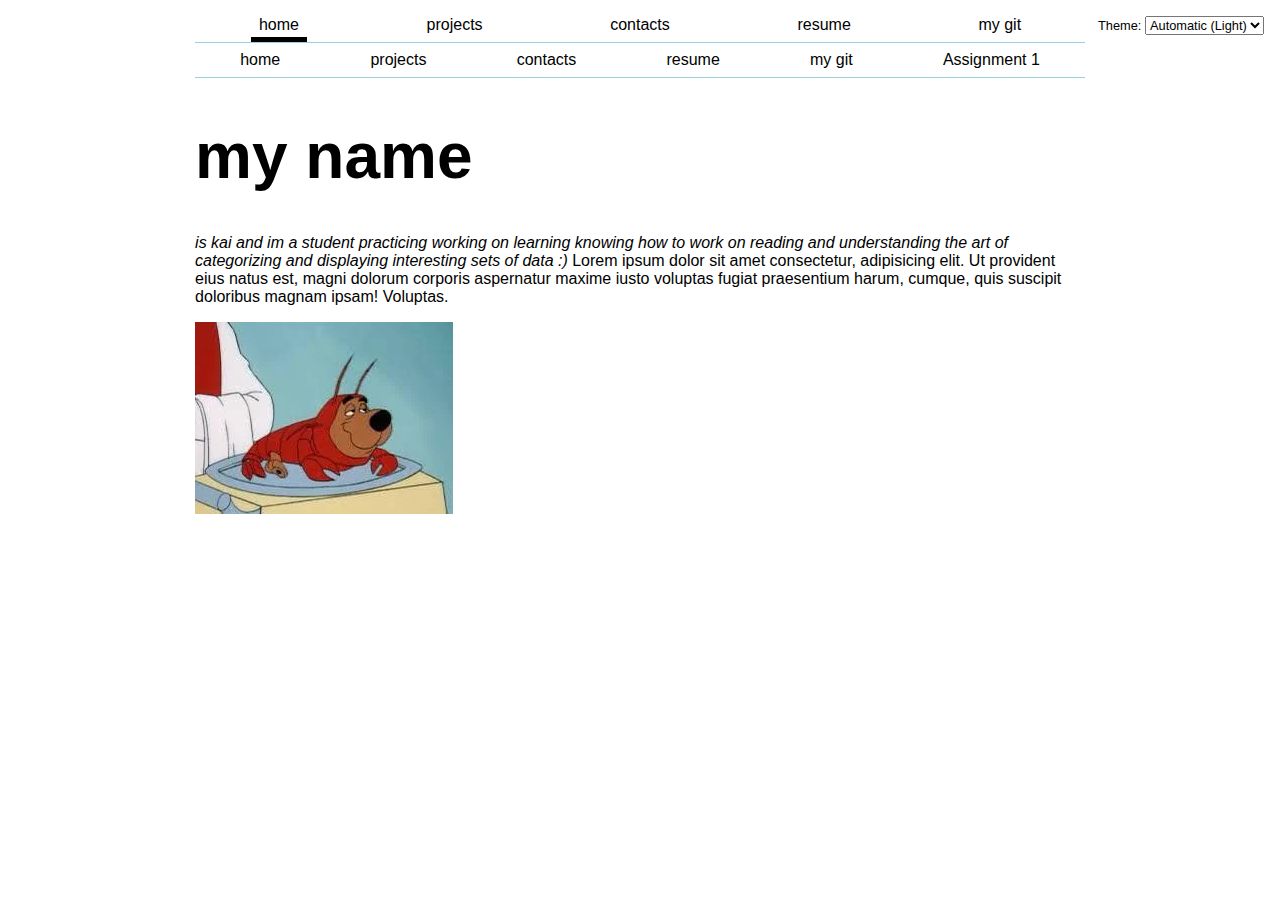
<file: index.html>
<!DOCTYPE html>
<html lang="en" class="home">
<head>
    <meta charset="UTF-8">
    <meta name="viewport" content="width=device-width, initial-scale=1.0">
    <title>KAI: Personal Site and Portfolio</title>

    <link rel="stylesheet" href="style.css">
    <script type="module" src="global.js"></script>
</head>
<body>
    <nav>
        <ul>
            <li><a href="#">home</a></li>
            <li><a href="projects/index.html">projects</a></li>
            <li><a href="contacts/index.html">contacts</a></li>
            <li><a href="resume/index.html">resume</a></li>
            <li><a href="https://github.com/questral" target="_blank">my git</a></li>
            <li><a href="a1_data_viz/A1_report.html" target="_blank">Assignment 1</a></li>
        </ul>
    </nav>
    <h1>my name</h1>
    <p><em>is kai and im a student practicing working on learning knowing how to work on reading and understanding the art of categorizing and displaying interesting sets of data :)</em> Lorem ipsum dolor sit amet consectetur, adipisicing elit. Ut provident eius natus est, magni dolorum corporis aspernatur maxime iusto voluptas fugiat praesentium harum, cumque, quis suscipit doloribus magnam ipsam! Voluptas.</p>

    <img src="/images/scrappy doo bisque.webp" alt="deranged evil lobster">
</body>
</html>
</file>
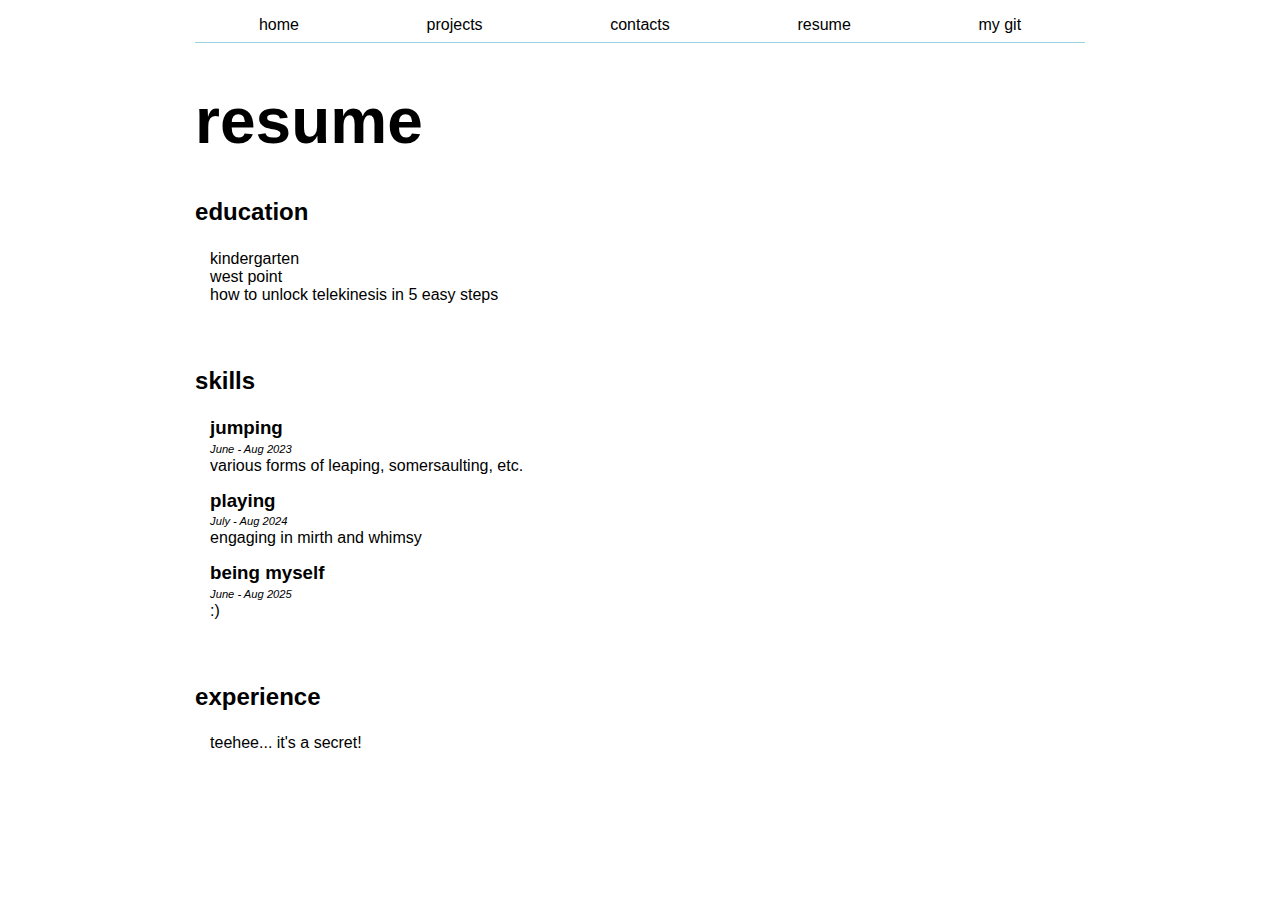
<file: resume/index.html>
<!DOCTYPE html>
<html lang="en">
<head>
    <meta charset="UTF-8">
    <meta name="viewport" content="width=device-width, initial-scale=1.0">
    <title>MY REAL ACTUAL RESUME</title>

    <link rel="stylesheet" href="../style.css">
</head>
<body>
    <nav>
        <ul>
            <li><a href="../index.html">home</a></li>
            <li><a href="../projects/index.html">projects</a></li>
            <li><a href="../contacts/index.html">contacts</a></li>
            <li><a href="#">resume</a></li>
            <li><a href="https://github.com/questral" target="_blank">my git</a></li>
        </ul>
    </nav>
    
    <h1>resume</h1>
    <!-- <br> -->

    <section>
        <article>
            <h2>education</h2>

            <ul>
                <li><p>kindergarten</p></li>
                <li><p>west point</p></li>
                <li><p>how to unlock telekinesis in 5 easy steps</p></li>
            </ul>
        </article>
        <!-- <br> -->
        <article>
            <h2>skills</h2>
            
            <ul class="skills">
                <li>
                    <h3>jumping</h3>
                    <time>June - Aug 2023</time>
                    <p>various forms of leaping, somersaulting, etc.</p>
                </li>
                <li>
                    <h3>playing</h3>
                    <time>July - Aug 2024</time>
                    <p>engaging in mirth and whimsy</p>
                </li>
                <li>
                    <h3>being myself</h3>
                    <time>June - Aug 2025</time>
                    <p>:)</p>
                </li>
            </ul>
        </article>
        <!-- <br> -->
        <article>
            <h2>experience</h2>
            
            <ul>
                <li>
                    <p>teehee... it's a secret!</p>
                    <!-- <time>June - Aug 2023</time> -->
                    <!-- <p>various forms of leaping, somersaulting, etc.</p> -->
                </li>
            </ul>
        </article>
    </section>

    <br>

</body>
</html>
</file>
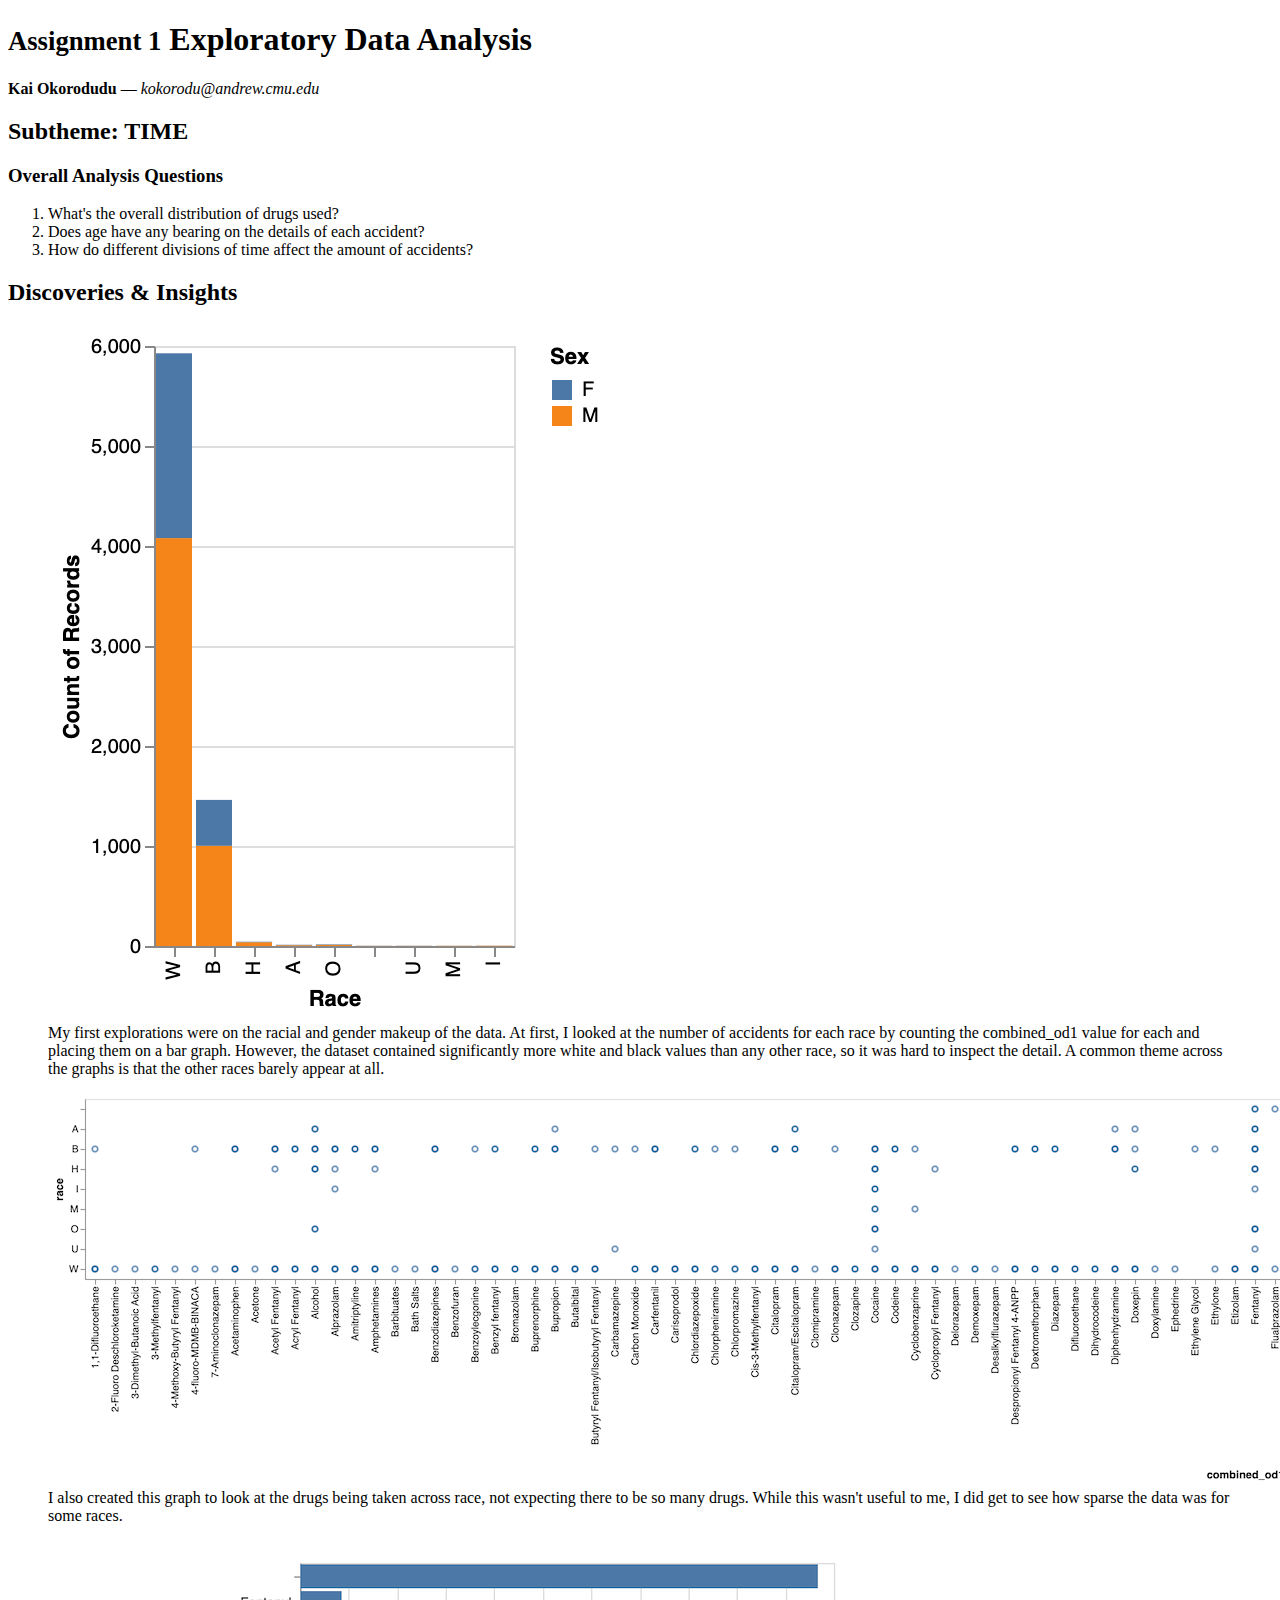
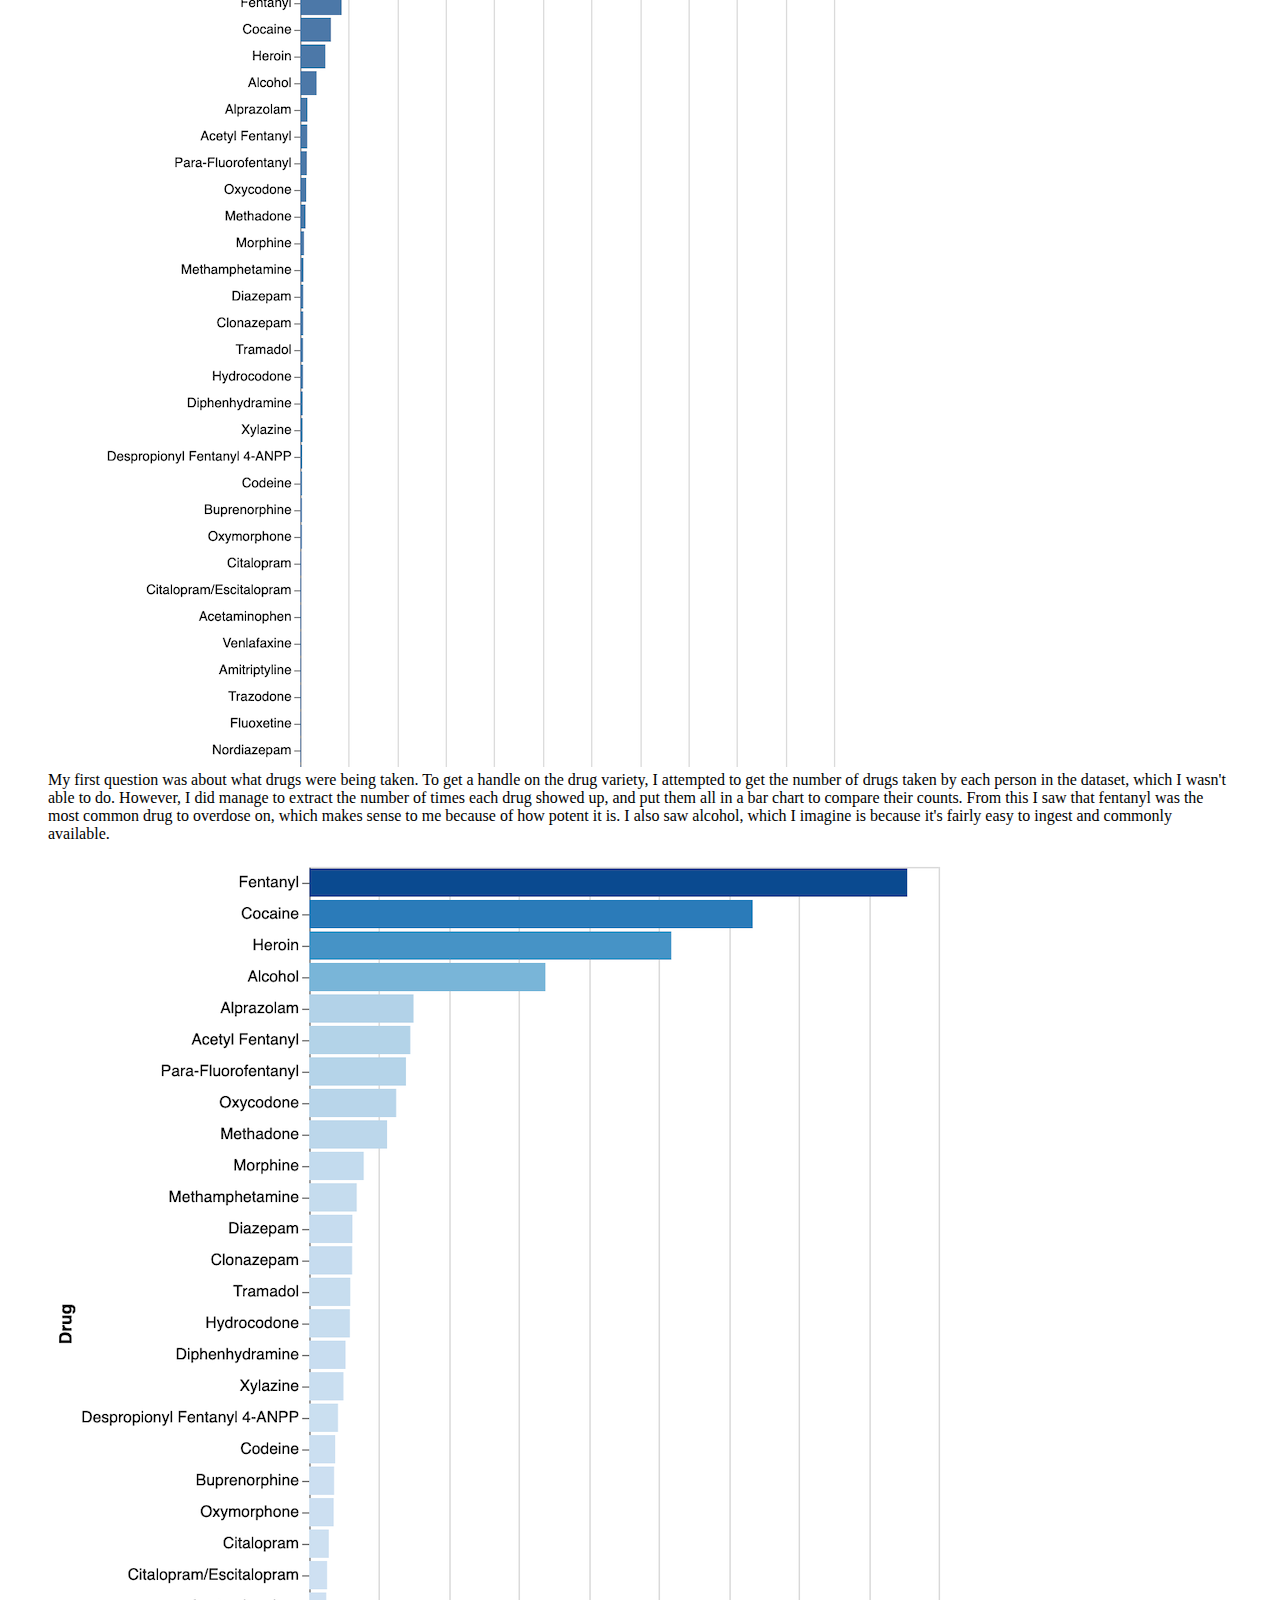
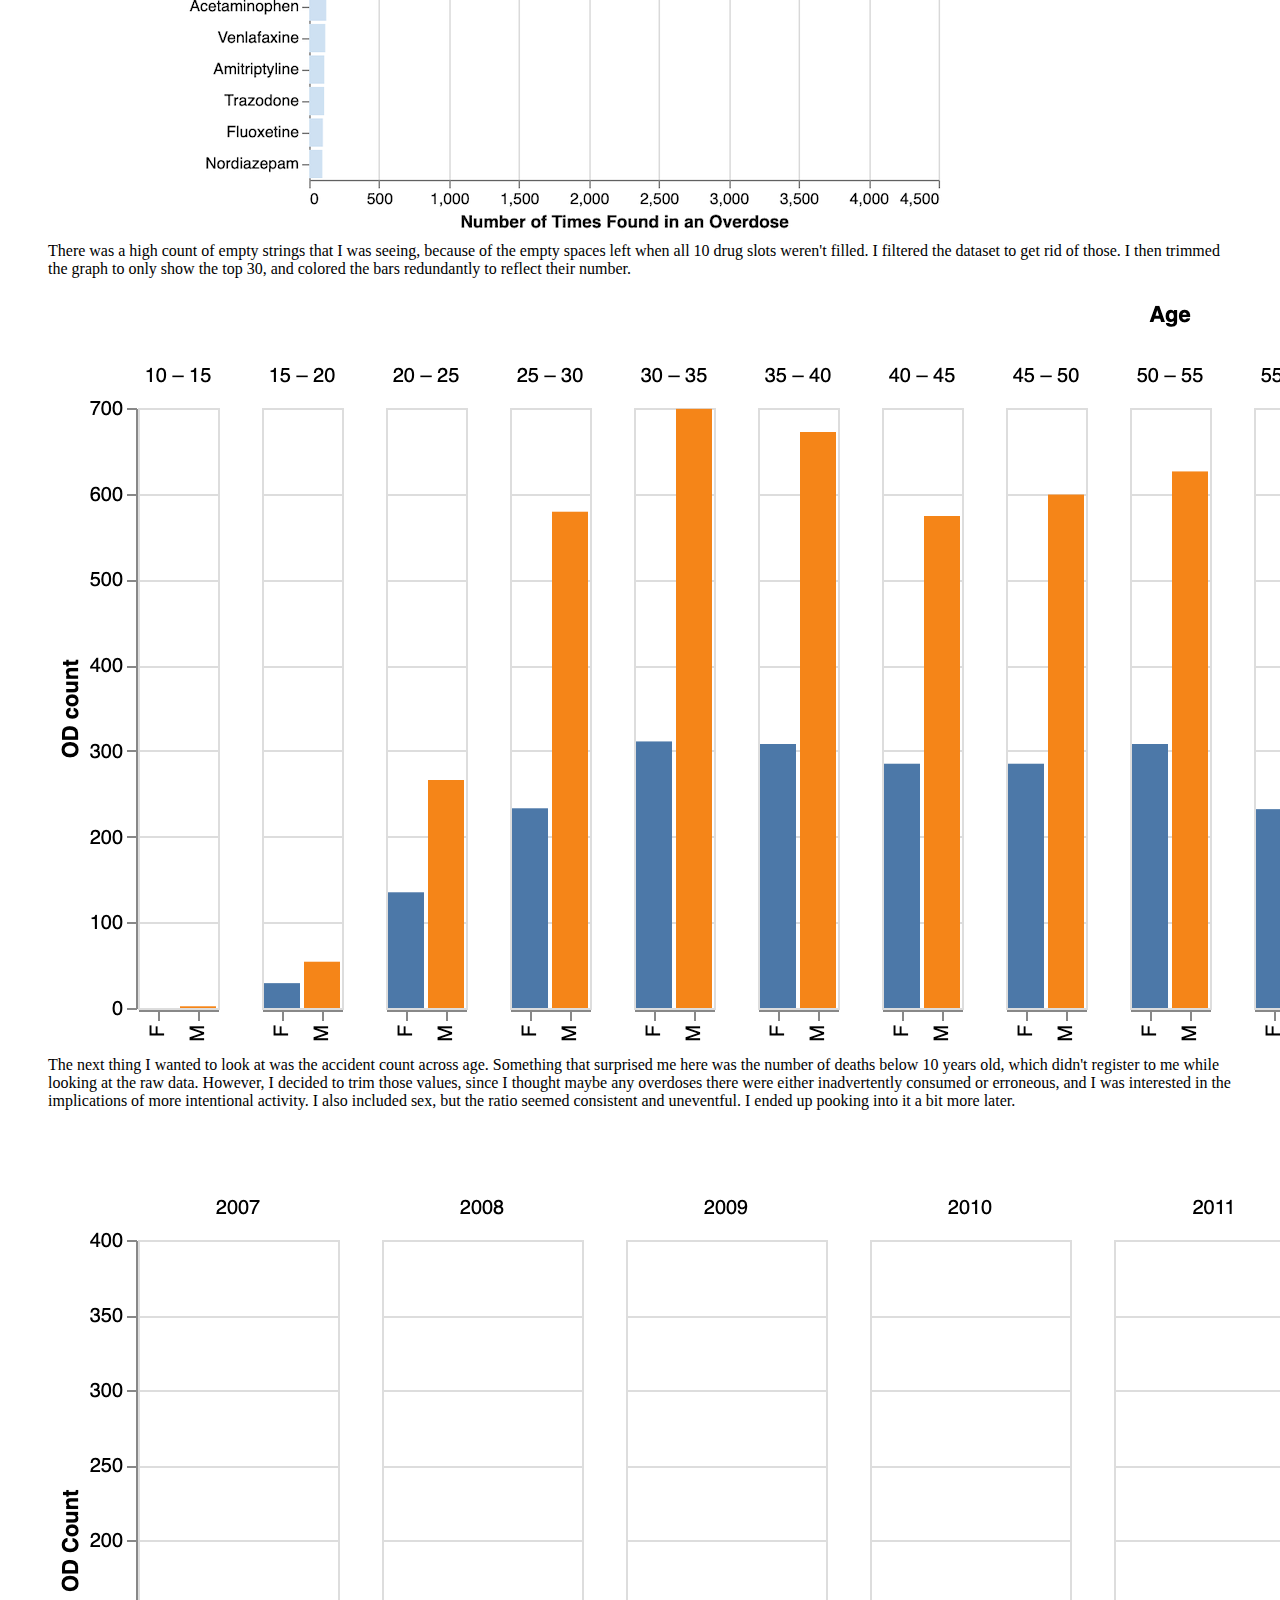
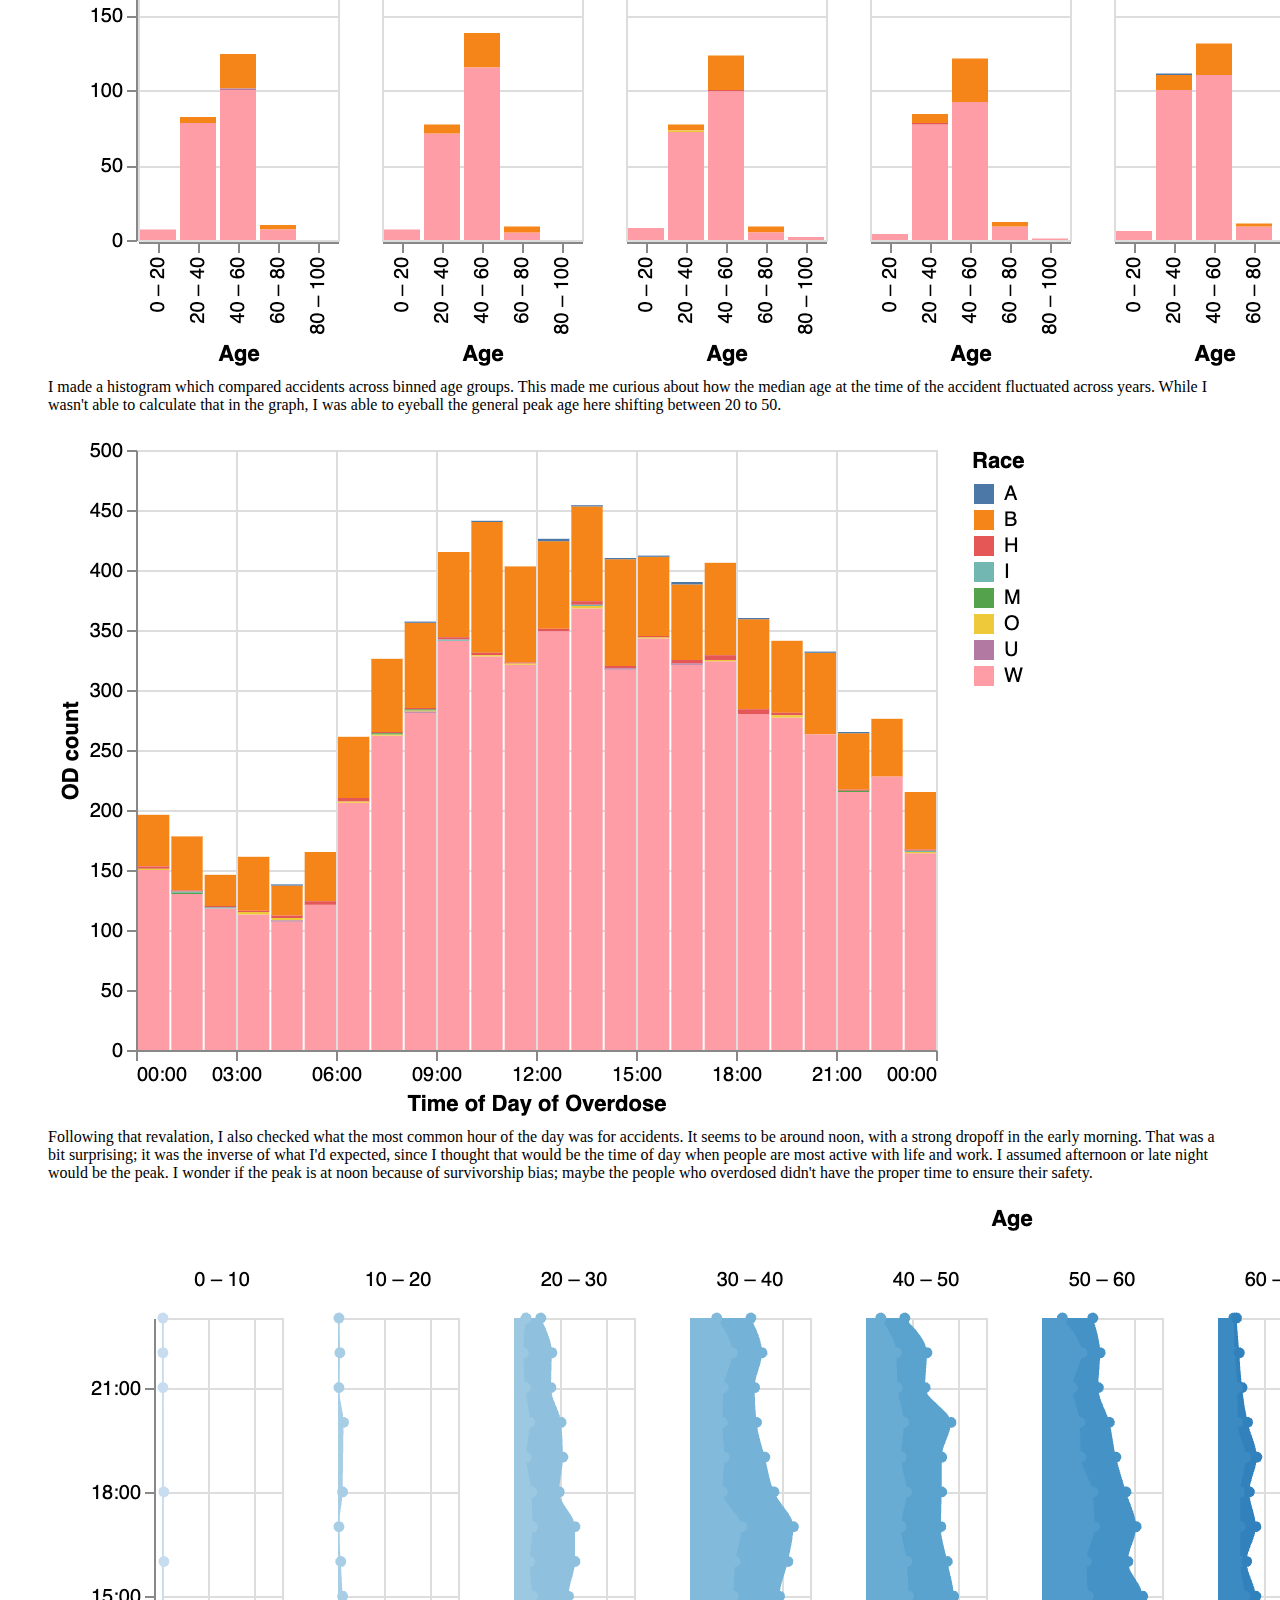
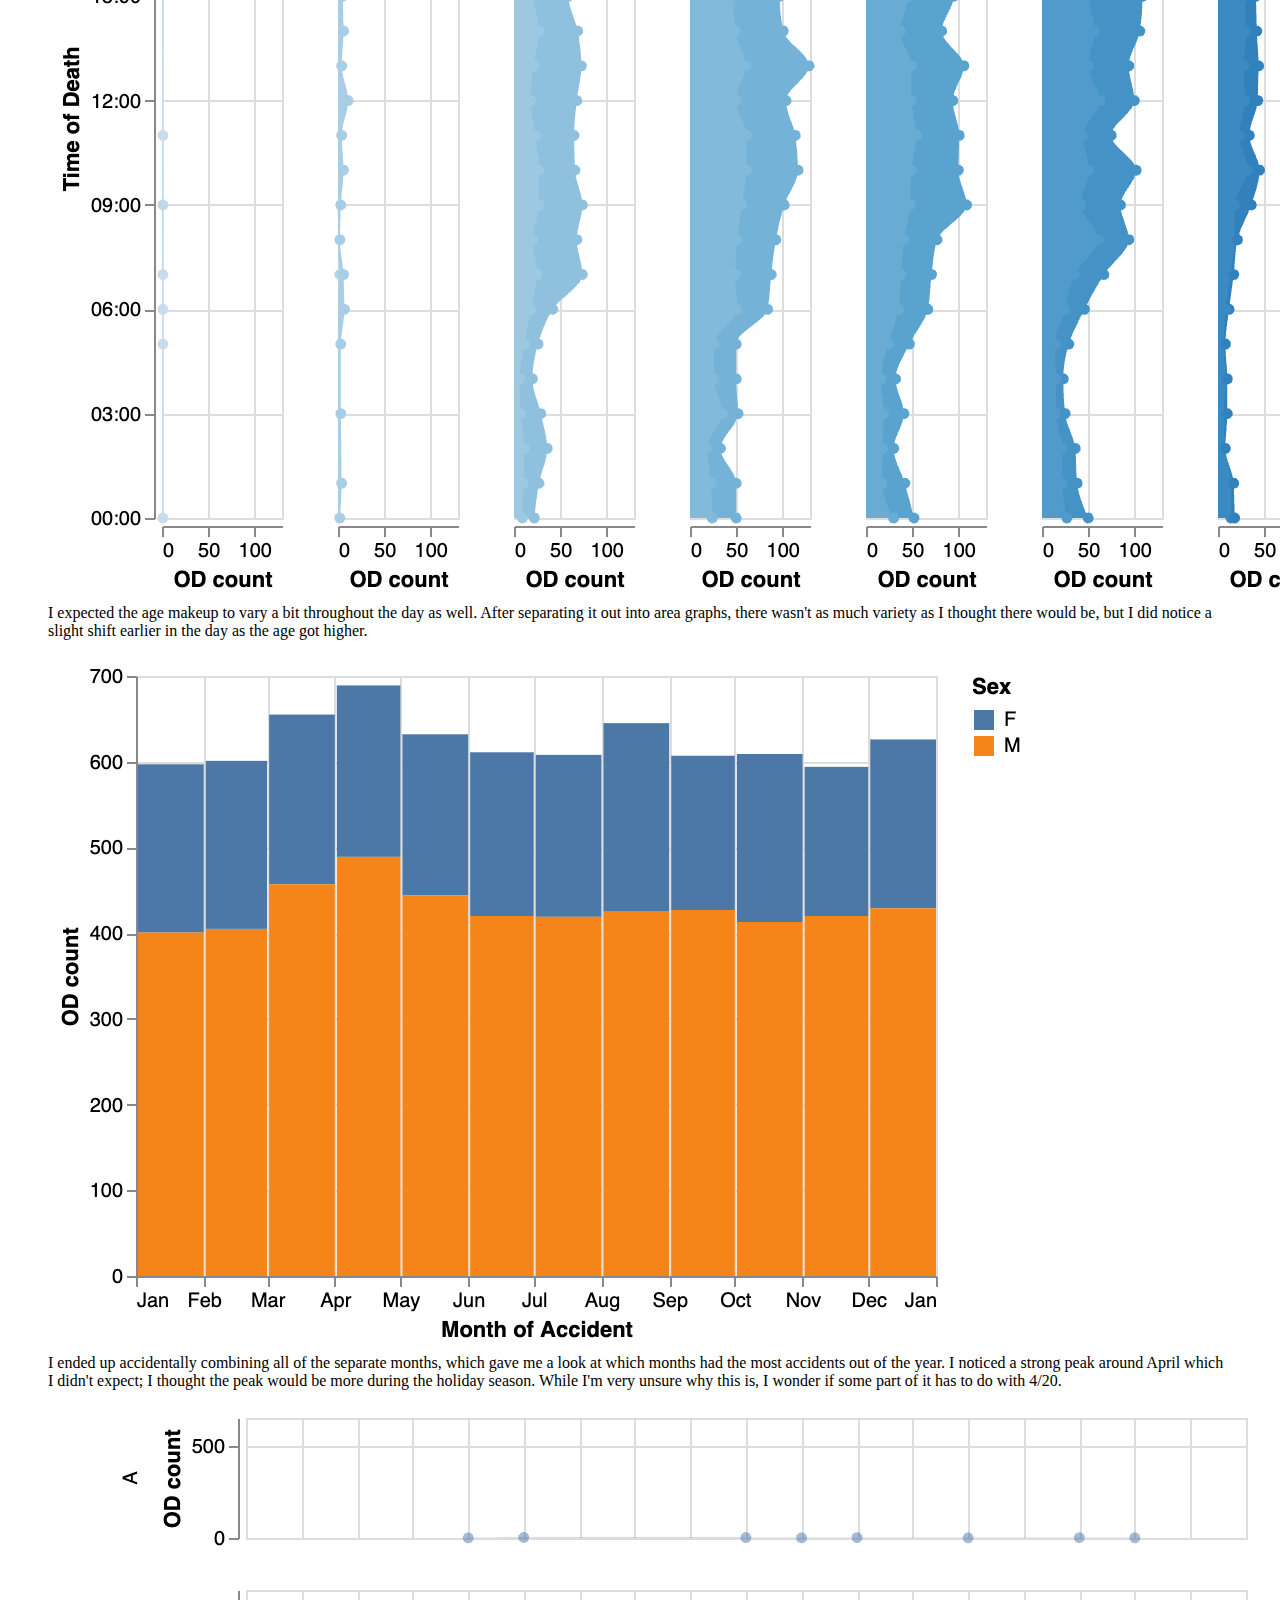
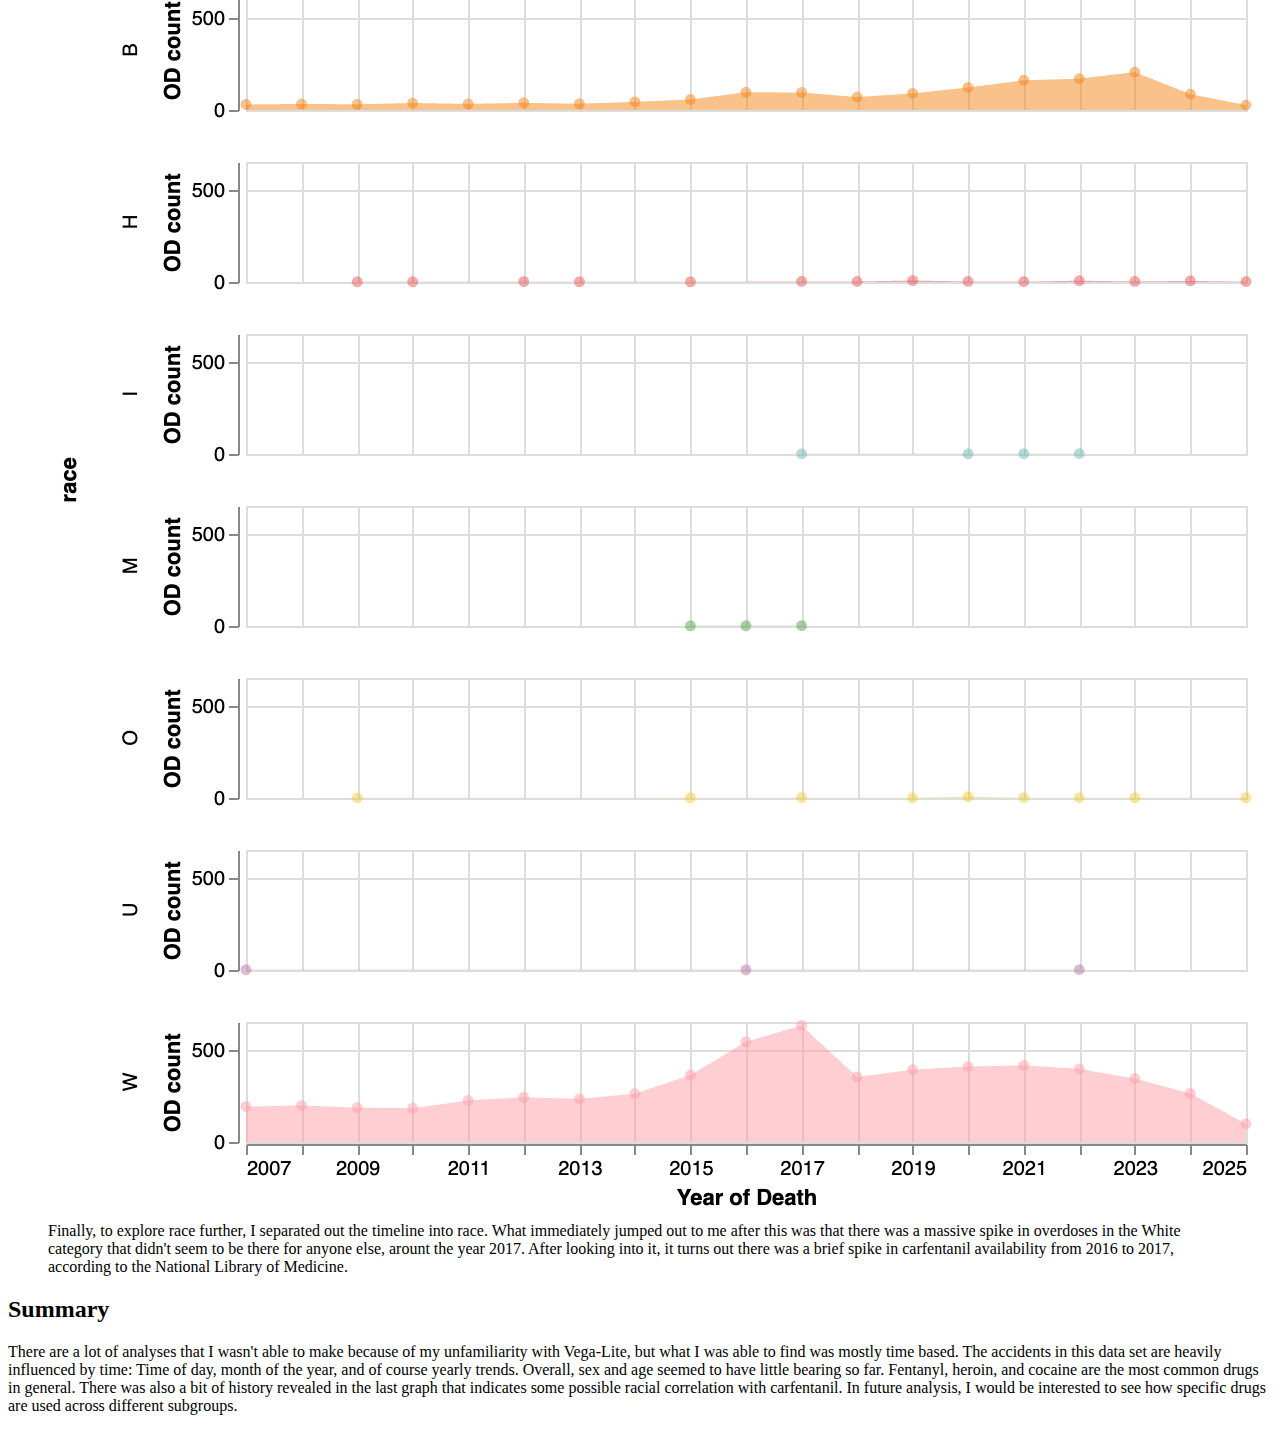
<file: a1_data_viz/A1_report.html>
<!DOCTYPE HTML>
<html lang="en">
<head>
	<title>Data Vis Assignment 1</title>
	<link rel="stylesheet" href="https://dig.cmu.edu/datavis-fall-2024/assignments/report.css" />
</head>

<body>
	<header>
		<h1>
			<small>Assignment 1</small>
			Exploratory Data Analysis
		</h1>

		<p>
			<strong>Kai Okorodudu</strong> — <em>kokorodu@andrew.cmu.edu</em>
		</p>
	</header>
	<main>
		<section>
			<h2>Subtheme: TIME</h2>

			<h3>Overall Analysis Questions</h3>
			<ol>
				<li>What's the overall distribution of drugs used?</li>
				<li>Does age have any bearing on the details of each accident?</li>
				<li>How do different divisions of time affect the amount of accidents?</li>
			</ol>
		</section>

		<section>
			<h2>Discoveries & Insights</h2>

			<figure>
				<img src="a1_images/race_and_sex.png" alt="" />
				<figcaption>
				My first explorations were on the racial and gender makeup of the data. At first, I looked at the number of accidents for each race by counting the combined_od1 value for each and placing them on a bar graph. However, the dataset contained significantly more white and black values than any other race, so it was hard to inspect the detail. A common theme across the graphs is that the other races barely appear at all.
				</figcaption>
			</figure>

			<figure>
				<img src="a1_images/unusable_drug_chart.png" alt="" />
				<figcaption>
				I also created this graph to look at the drugs being taken across race, not expecting there to be so many drugs. While this wasn't useful to me, I did get to see how sparse the data was for some races.
				</figcaption>
			</figure>

			<figure>
				<img src="a1_images/bad_drug_count.png" alt="" />
				<figcaption>
				My first question was about what drugs were being taken. To get a handle on the drug variety, I attempted to get the number of drugs taken by each person in the dataset, which I wasn't able to do. However, I did manage to extract the number of times each drug showed up, and put them all in a bar chart to compare their counts. From this I saw that fentanyl was the most common drug to overdose on, which makes sense to me because of how potent it is. I also saw alcohol, which I imagine is because it's fairly easy to ingest and commonly available.
				</figcaption>
			</figure>

			<figure>
				<img src="a1_images/drug_count.png" alt="" />
				<figcaption>
				There was a high count of empty strings that I was seeing, because of the empty spaces left when all 10 drug slots weren't filled. I filtered the dataset to get rid of those. I then trimmed the graph to only show the top 30, and colored the bars redundantly to reflect their number.
				</figcaption>
			</figure>

			<figure>
				<img src="a1_images/age_and_sex.png" alt="" />
				<figcaption>
				The next thing I wanted to look at was the accident count across age. Something that surprised me here was the number of deaths below 10 years old, which didn't register to me while looking at the raw data. However, I decided to trim those values, since I thought maybe any overdoses there were either inadvertently consumed or erroneous, and I was interested in the implications of more intentional activity. I also included sex, but the ratio seemed consistent and uneventful. I ended up pooking into it a bit more later.
				</figcaption>
			</figure>

			<figure>
				<img src="a1_images/age_groups_across_year.png" alt="" />
				<figcaption>
				I made a histogram which compared accidents across binned age groups. This made me curious about how the median age at the time of the accident fluctuated across years. While I wasn't able to calculate that in the graph, I was able to eyeball the general peak age here shifting between 20 to 50.
				</figcaption>
			</figure>

			<figure>
				<img src="a1_images/race_and_time_of_day.png" alt="" />
				<figcaption>
				Following that revalation, I also checked what the most common hour of the day was for accidents. It seems to be around noon, with a strong dropoff in the early morning. That was a bit surprising; it was the inverse of what I'd expected, since I thought that would be the time of day when people are most active with life and work. I assumed afternoon or late night would be the peak. I wonder if the peak is at noon because of survivorship bias; maybe the people who overdosed didn't have the proper time to ensure their safety.
				</figcaption>
			</figure>

			<figure>
				<img src="a1_images/time_of_day_by_age.png" alt="" />
				<figcaption>
				I expected the age makeup to vary a bit throughout the day as well. After separating it out into area graphs, there wasn't as much variety as I thought there would be, but I did notice a slight shift earlier in the day as the age got higher.
				</figcaption>
			</figure>

			<figure>
				<img src="a1_images/april_spike.png" alt="" />
				<figcaption>
				I ended up accidentally combining all of the separate months, which gave me a look at which months had the most accidents out of the year. I noticed a strong peak around April which I didn't expect; I thought the peak would be more during the holiday season. While I'm very unsure why this is, I wonder if some part of it has to do with 4/20.
				</figcaption>
			</figure>

			<figure>
				<img src="a1_images/white_spike.png" alt="" />
				<figcaption>
				Finally, to explore race further, I separated out the timeline into race. What immediately jumped out to me after this was that there was a massive spike in overdoses in the White category that didn't seem to be there for anyone else, arount the year 2017. After looking into it, it turns out there was a brief spike in carfentanil availability from 2016 to 2017, according to the National Library of Medicine.
				</figcaption>
			</figure>
		</section>

		<section>
			<h2>Summary</h2>

			<p>There are a lot of analyses that I wasn't able to make because of my unfamiliarity with Vega-Lite, but what I was able to find was mostly time based. The accidents in this data set are heavily influenced by time: Time of day, month of the year, and of course yearly trends. Overall, sex and age seemed to have little bearing so far. Fentanyl, heroin, and cocaine are the most common drugs in general. There was also a bit of history revealed in the last graph that indicates some possible racial correlation with carfentanil. In future analysis, I would be interested to see how specific drugs are used across different subgroups.</p>
		</section>
	</main>
</body>
</html>
</file>
<file: style.css>
html {
    --accent: rgb(46, 46, 255);
    
    accent-color: var(--accent);
    color-scheme: light dark;
}

body {
    /* background: #000000;
    color: wheat; */
    background: Canvas;
    color: Canvastext;
    /* font-size: 20px; */
    /* font: 100%/1.5 system-ui; */
    font: 100%/1.5;
    font-family: Arial, Helvetica, sans-serif;

    max-width: 100ch;
    margin-inline: max(2em, (100% - 100ch) / 2);

}

img {
    max-width: 100%;
}

.projects {
    display: grid;
    grid-template-columns: repeat(auto-fill, minmax(15em, 1fr));
    column-gap: 1em;

    article {
        display: grid;
        grid-template-rows: subgrid;
        grid-row: span 3;
    }

    h2 {
        margin-bottom: 0.5em;
    }
}

label.color-scheme {
    position: absolute;
    top: 1rem;
    right: 1rem;

    font-family: inherit;
    font-size: 80%;
}

nav {
    --border-color: oklch(50% 90% 200 / 40%);
    /* background: blue; */
    display: flex;
    flex-wrap: nowrap;
    justify-content: space-around;
    /* border-bottom: 1px solid wheat; */
    border-bottom: 1px solid var(--border-color);

    ul {
        display: contents;
    }

    li {
        display: contents;
    }

    a {
        text-decoration: none;
        color: inherit;
        text-align: center;
        padding: 0.5em;
    }
    a.current {
        /* background: blue; */
        border-bottom: 5px solid Canvastext;
        padding-bottom: 0px;
    }
    a:hover {
        border-bottom: 5px solid var(--accent);
        padding-bottom: 0px;
        /* background-color: oklch(from var(--accent) 10% 50% h); */
        background-color: color-mix(in oklch, var(--accent), Canvas 85%);
    }
}

input, textarea, button, select {
    font: inherit;
    /* display: block;
    width: 100%;
    box-sizing: border-box;
    margin-block: 1em; */
}

h1 {
    font-size: 4em;
}

h1, h2, h3, h4, h5, h6 {
    line-height: 1.1;
    text-wrap: balance;
}

form {
    display: grid;
    grid-template-columns: auto 1fr;
    gap: 1em;
    
    label {
        display: grid;
        grid-template-columns: subgrid;
        grid-column: 1 / -1;
    }
    button {
        grid-column: 1 / -1;
    }
}

section {
    display: grid;
    /* grid-template-columns: auto 1fr; */
    gap: 3em;

    h2 {
        grid-template-rows: subgrid;
        grid-row: span 2;
        margin: 0;
        margin-bottom: 1em;
    }

    h3 {
        margin: 0;
    }

    li {
        
        display: contents;
    }

    ul {
        /* display: block; */
        width: 100%;
        margin-left: -25px;
    }

    .skills p {
        /* background: blue; */
        margin-bottom: 1em;
    }

    p {
        /* line-height: 1; */
        margin: 0;
    }

    time {
        font-size: 0.7em;
        font-style: italic;
    }
}
</file>
